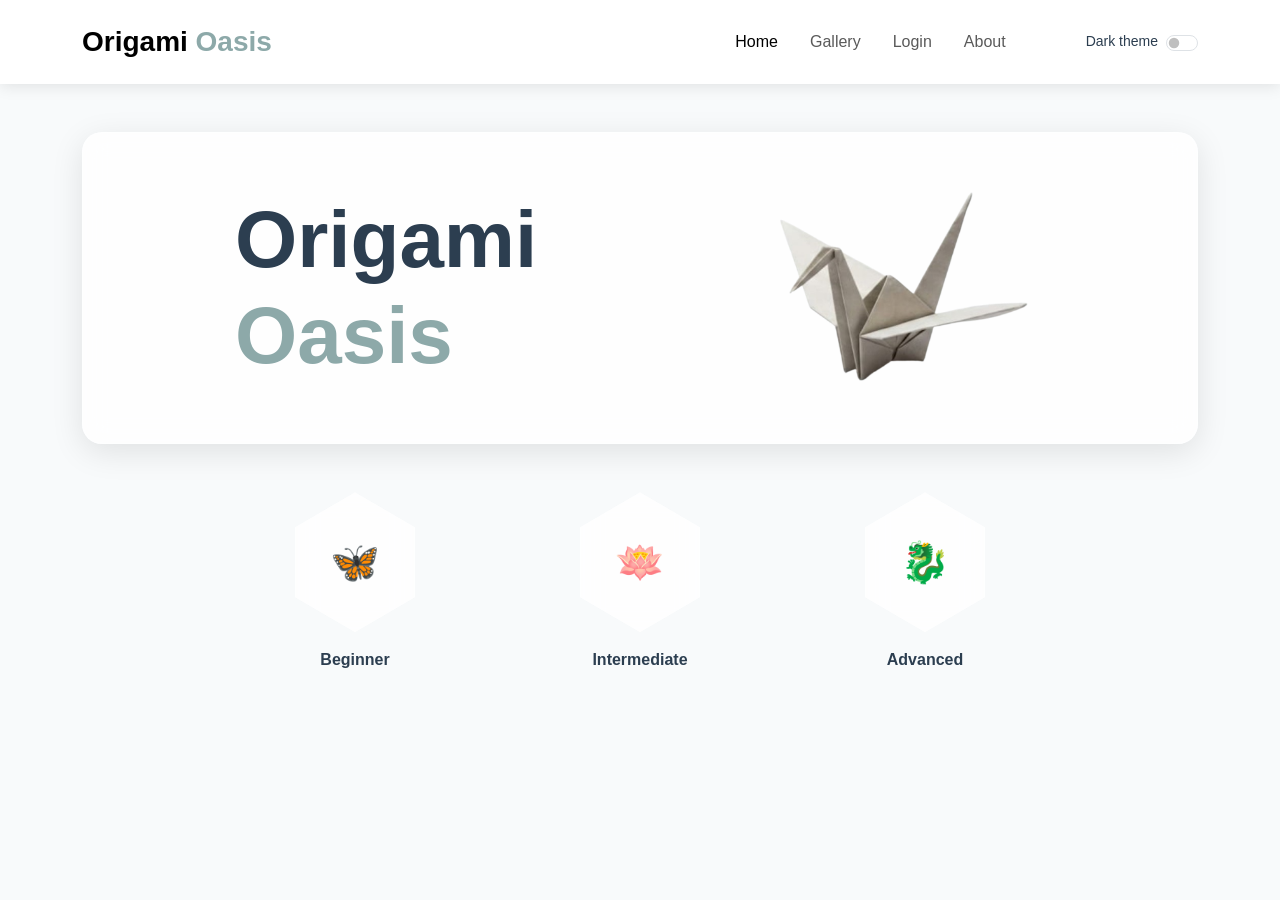
<file: Index.html>
<!DOCTYPE html>
<html lang="en">
<head>
    <meta charset="UTF-8">
    <meta name="viewport" content="width=device-width, initial-scale=1.0">
    <title>Origami Oasis | Home</title>
    <link href="https://cdn.jsdelivr.net/npm/bootstrap@5.3.2/dist/css/bootstrap.min.css" rel="stylesheet">
    <link rel="stylesheet" href="https://cdnjs.cloudflare.com/ajax/libs/font-awesome/6.0.0/css/all.min.css">
    <link rel="stylesheet" href="style.css">
</head>
<body class="transition">

    <nav class="navbar navbar-expand-lg navbar-custom py-3">
        <div class="container">
            <a class="navbar-brand fw-bold fs-3" href="origami.html">
                Origami <span style="color: var(--accent-teal);">Oasis</span>
            </a>
            
            <button class="navbar-toggler" type="button" data-bs-toggle="collapse" data-bs-target="#navbarNav">
                <span class="navbar-toggler-icon"></span>
            </button>

            <div class="collapse navbar-collapse" id="navbarNav">
                <ul class="navbar-nav ms-auto align-items-center">
                    <li class="nav-item"><a class="nav-link px-3 active" href="origami.html">Home</a></li>
                    <li class="nav-item"><a class="nav-link px-3" href="galllery.html">Gallery</a></li>
                    <li class="nav-item"><a class="nav-link px-3" href="login.html">Login</a></li>
                    <li class="nav-item"><a class="nav-link px-3" href="about.html">About</a></li>
                    
                    <li class="nav-item ms-lg-4">
                        <div class="form-check form-switch d-flex align-items-center">
                            <label class="form-check-label me-5 small" for="darkModeSwitch">Dark theme</label>
                            <input class="form-check-input custom-toggler" type="checkbox" id="darkModeSwitch">
                        </div>
                    </li>
                </ul>
            </div>
        </div>
    </nav>

    <header class="container my-5">
        <div class="home-hero-card glass-effect d-flex align-items-center justify-content-around flex-wrap p-5">
            <div class="hero-text">
                <h1 class="display-1 fw-bold m-0">Origami</h1>
                <h1 class="display-1 fw-bold m-0" style="color: var(--accent-teal);">Oasis</h1>
            </div>
            <div class="hero-image mt-4 mt-lg-0">
                <img src="download.png" alt="Origami Crane" class="img-fluid" style="max-width: 300px;">
            </div>
        </div>
    </header>

    <section class="container mb-5">
        <div class="row justify-content-center g-4 text-center">
            
            <div class="col-6 col-md-3">
                <a href="beginner.html" class="home-hexagon-link text-decoration-none text-reset">
                    <div class="home-hexagon glass-effect mx-auto d-flex align-items-center justify-content-center mb-3">
                        <span class="fs-1">🦋</span>
                    </div>
                    <p class="fw-bold">Beginner</p>
                </a>
            </div>

            <div class="col-6 col-md-3">
                <a href="inter.html" class="home-hexagon-link text-decoration-none text-reset">
                    <div class="home-hexagon glass-effect mx-auto d-flex align-items-center justify-content-center mb-3">
                        <span class="fs-1">🪷</span>
                    </div>
                    <p class="fw-bold">Intermediate</p>
                </a>
            </div>

            <div class="col-6 col-md-3">
                <a href="adv.html" class="home-hexagon-link text-decoration-none text-reset">
                    <div class="home-hexagon glass-effect mx-auto d-flex align-items-center justify-content-center mb-3">
                        <span class="fs-1">🐉</span>
                    </div>
                    <p class="fw-bold">Advanced</p>
                </a>
            </div>

        </div>
    </section>
    <script src="https://cdn.jsdelivr.net/npm/bootstrap@5.3.2/dist/js/bootstrap.bundle.min.js"></script>

    <script>
        const toggleSwitch = document.querySelector('#darkModeSwitch');
        const body = document.body;

        if (localStorage.getItem('theme') === 'dark') {
            body.classList.add('dark-theme');
            toggleSwitch.checked = true;
        }

        toggleSwitch.addEventListener('change', () => {
            if (toggleSwitch.checked) {
                body.classList.add('dark-theme');
                localStorage.setItem('theme', 'dark');
            } else {
                body.classList.remove('dark-theme');
                localStorage.setItem('theme', 'light');
            }
        });
    </script>
</body>
</html>
</file>
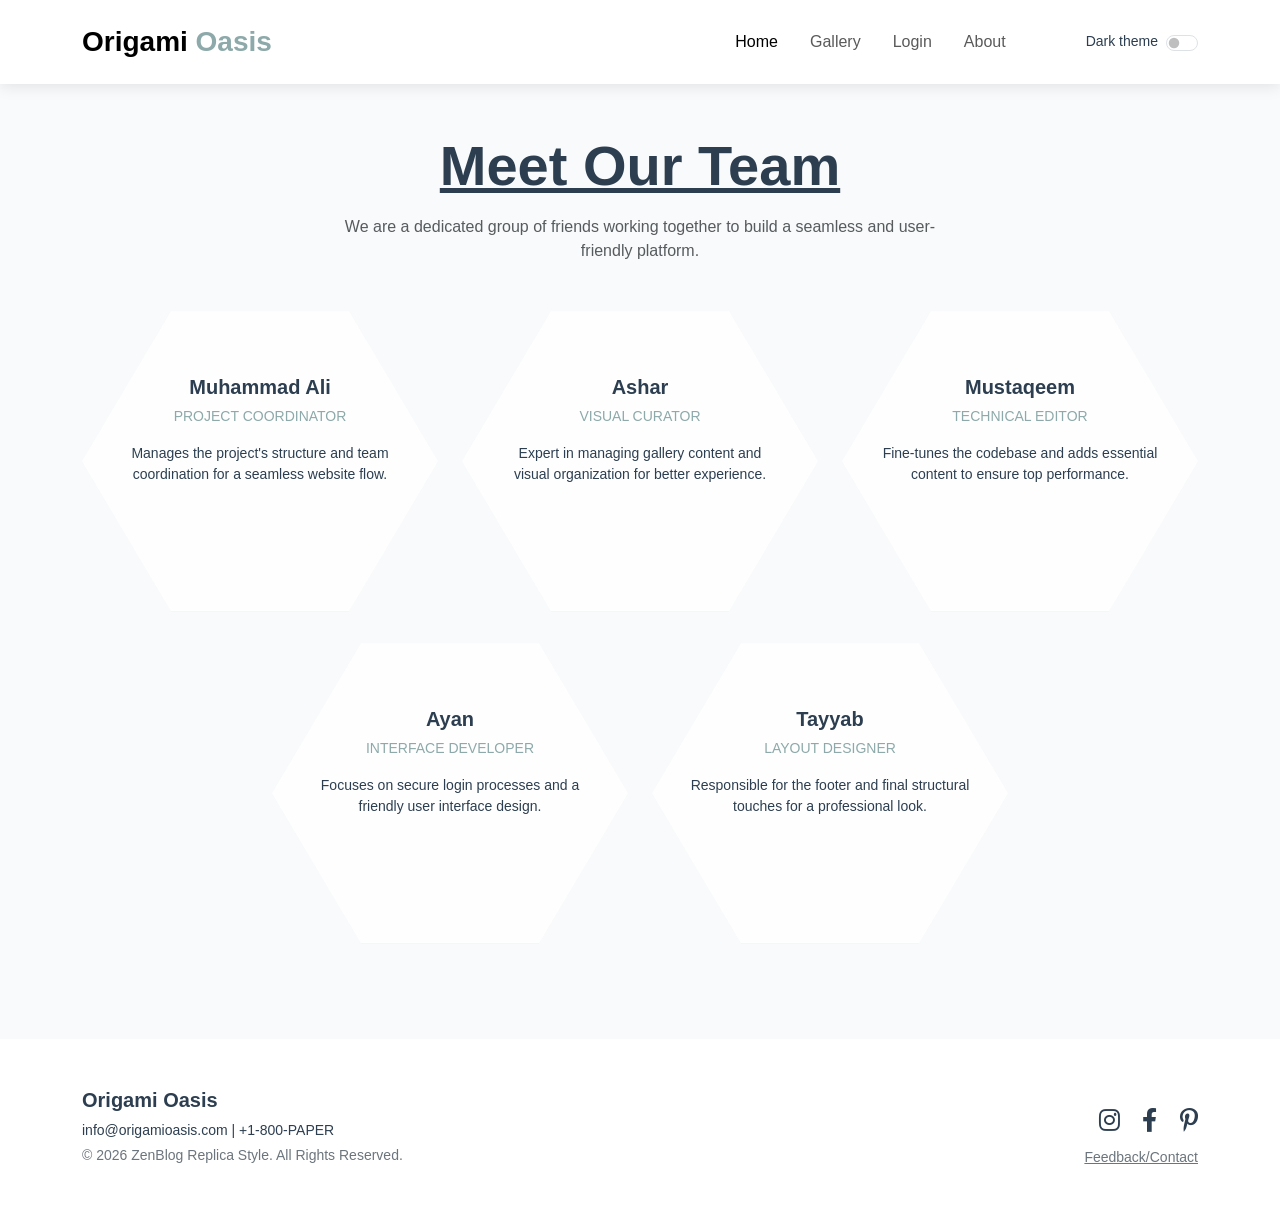
<file: about.html>
<!DOCTYPE html>
<html lang="en">
<head>
    <meta charset="UTF-8">
    <meta name="viewport" content="width=device-width, initial-scale=1.0">
    <title>About Us | Origami Oasis</title>
    <link href="https://cdn.jsdelivr.net/npm/bootstrap@5.3.2/dist/css/bootstrap.min.css" rel="stylesheet">
    <link rel="stylesheet" href="https://cdnjs.cloudflare.com/ajax/libs/font-awesome/6.0.0/css/all.min.css">
    <link rel="stylesheet" href="style.css">
</head>
<body class="transition">

   
    <nav class="navbar navbar-expand-lg navbar-custom py-3">
        <div class="container">
            <a class="navbar-brand fw-bold fs-3" href="origami.html">
                Origami <span style="color: var(--accent-teal);">Oasis</span>
            </a>
            
            <button class="navbar-toggler" type="button" data-bs-toggle="collapse" data-bs-target="#navbarNav">
                <span class="navbar-toggler-icon"></span>
            </button>

            <div class="collapse navbar-collapse" id="navbarNav">
                <ul class="navbar-nav ms-auto align-items-center">
                    <li class="nav-item"><a class="nav-link px-3 active" href="origami.html">Home</a></li>
                    <li class="nav-item"><a class="nav-link px-3" href="galllery.html">Gallery</a></li>
                    <li class="nav-item"><a class="nav-link px-3" href="login.html">Login</a></li>
                    <li class="nav-item"><a class="nav-link px-3" href="about.html">About</a></li>
                    
                    <li class="nav-item ms-lg-4">
                        <div class="form-check form-switch d-flex align-items-center">
                            <label class="form-check-label me-5 small" for="darkModeSwitch">Dark theme</label>
                            <input class="form-check-input custom-toggler" type="checkbox" id="darkModeSwitch">
                        </div>
                    </li>
                </ul>
            </div>
        </div>
    </nav>

    <div class="container py-5">
        <div class="text-center mb-5 about-header">
            <h1 class="about-section-title display-4">Meet Our Team</h1>
            <p class="text-muted mx-auto mt-3" style="max-width: 600px;">
                We are a dedicated group of friends working together to build a seamless and user-friendly platform.
            </p>
        </div>

        <div class="row justify-content-center g-4">
            <div class="col-md-4 col-sm-6">
                <div class="about-team-container">
                    <div class="about-hexagon-card glass-effect text-center">
                        <div class="fw-bold fs-5">Muhammad Ali</div>
                        <div class="small text-uppercase tracking-wider mt-1" style="color: var(--accent-teal);">Project Coordinator</div>
                        <p class="small mt-3 px-3">Manages the project's structure and team coordination for a seamless website flow.</p>
                    </div>
                </div>
            </div>

            <div class="col-md-4 col-sm-6">
                <div class="about-team-container">
                    <div class="about-hexagon-card glass-effect text-center">
                        <div class="fw-bold fs-5">Ashar</div>
                        <div class="small text-uppercase tracking-wider mt-1" style="color: var(--accent-teal);">Visual Curator</div>
                        <p class="small mt-3 px-3">Expert in managing gallery content and visual organization for better experience.</p>
                    </div>
                </div>
            </div>

            <div class="col-md-4 col-sm-6">
                <div class="about-team-container">
                    <div class="about-hexagon-card glass-effect text-center">
                        <div class="fw-bold fs-5">Mustaqeem</div>
                        <div class="small text-uppercase tracking-wider mt-1" style="color: var(--accent-teal);">Technical Editor</div>
                        <p class="small mt-3 px-3">Fine-tunes the codebase and adds essential content to ensure top performance.</p>
                    </div>
                </div>
            </div>
        </div>

        <div class="row justify-content-center g-4 mt-2">
            <div class="col-md-4 col-sm-6">
                <div class="about-team-container">
                    <div class="about-hexagon-card glass-effect text-center">
                        <div class="fw-bold fs-5">Ayan</div>
                        <div class="small text-uppercase tracking-wider mt-1" style="color: var(--accent-teal);">Interface Developer</div>
                        <p class="small mt-3 px-3">Focuses on secure login processes and a friendly user interface design.</p>
                    </div>
                </div>
            </div>

            <div class="col-md-4 col-sm-6">
                <div class="about-team-container">
                    <div class="about-hexagon-card glass-effect text-center">
                        <div class="fw-bold fs-5">Tayyab</div>
                        <div class="small text-uppercase tracking-wider mt-1" style="color: var(--accent-teal);">Layout Designer</div>
                        <p class="small mt-3 px-3">Responsible for the footer and final structural touches for a professional look.</p>
                    </div>
                </div>
            </div>
        </div>
    </div>

    <footer class="footer-custom py-5 mt-5">
        <div class="container">
            <div class="row align-items-center text-center text-md-start">
                <div class="col-md-6 mb-4 mb-md-0">
                    <h5 class="fw-bold">Origami Oasis</h5>
                    <p class="small mb-1">info@origamioasis.com | +1-800-PAPER</p>
                    <p class="small text-secondary">&copy; 2026 ZenBlog Replica Style. All Rights Reserved.</p>
                </div>
                <div class="col-md-6 text-md-end">
                    <div class="social-links fs-4">
                        <a href="#" class="me-3 text-reset"><i class="fab fa-instagram"></i></a>
                        <a href="#" class="me-3 text-reset"><i class="fab fa-facebook-f"></i></a>
                        <a href="#" class="text-reset"><i class="fab fa-pinterest-p"></i></a>
                    </div>
                    <a href="#" class="small text-decoration-underline text-secondary d-block mt-2">Feedback/Contact</a>
                </div>
            </div>
        </div>
    </footer>

    <script src="https://cdn.jsdelivr.net/npm/bootstrap@5.3.2/dist/js/bootstrap.bundle.min.js"></script>
    <script>
        const toggleSwitch = document.querySelector('#darkModeSwitch');
        const body = document.body;

        if (localStorage.getItem('theme') === 'dark') {
            body.classList.add('dark-theme');
            toggleSwitch.checked = true;
        }

        toggleSwitch.addEventListener('change', () => {
            if (toggleSwitch.checked) {
                body.classList.add('dark-theme');
                localStorage.setItem('theme', 'dark');
            } else {
                body.classList.remove('dark-theme');
                localStorage.setItem('theme', 'light');
            }
        });
    </script>
</body>
</html>
</file>
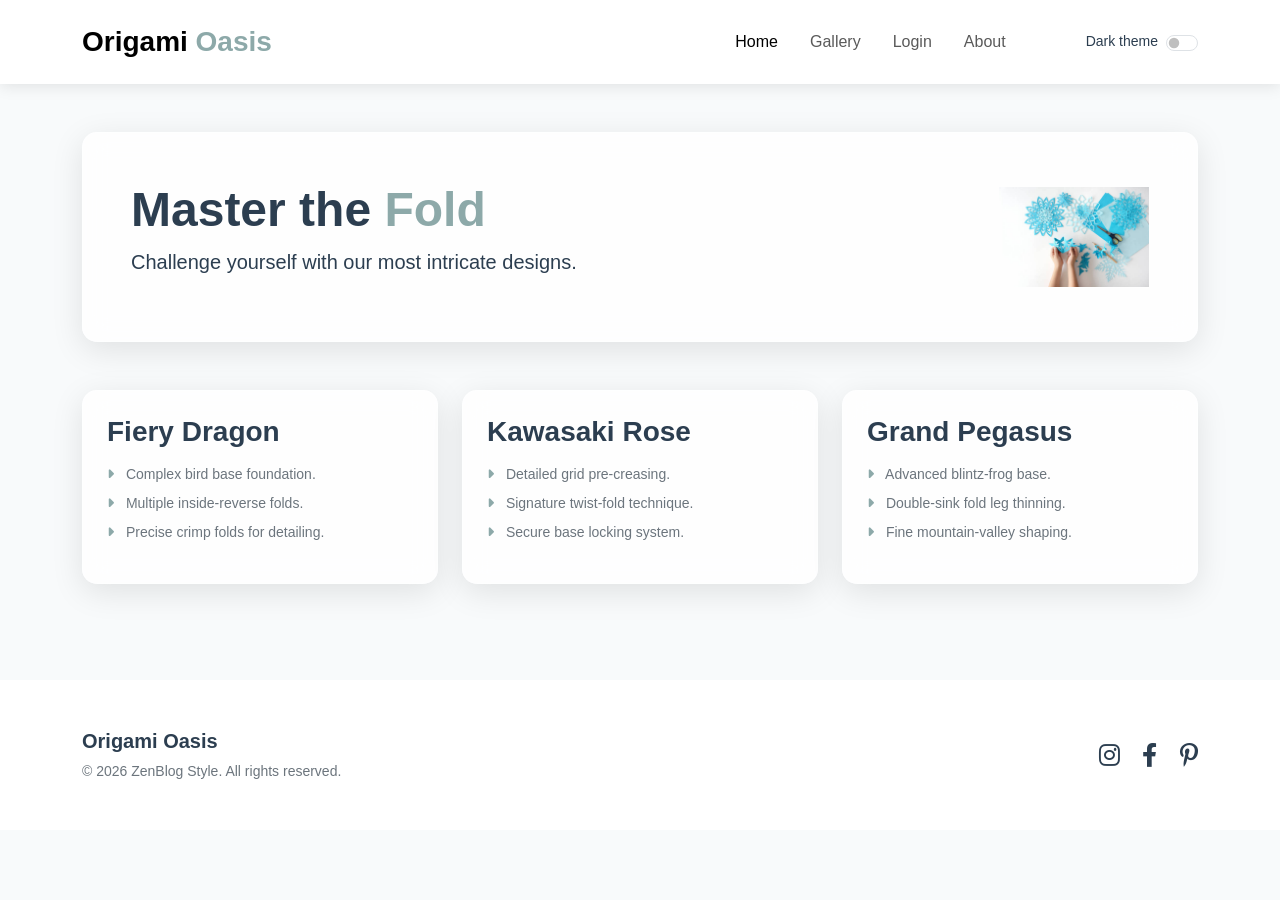
<file: adv.html>
<!DOCTYPE html>
<html lang="en">
<head>
    <meta charset="UTF-8">
    <meta name="viewport" content="width=device-width, initial-scale=1.0">
    <title>Advanced Instructions | Origami Oasis</title>
    <link href="https://cdn.jsdelivr.net/npm/bootstrap@5.3.2/dist/css/bootstrap.min.css" rel="stylesheet">
    <link rel="stylesheet" href="https://cdnjs.cloudflare.com/ajax/libs/font-awesome/6.0.0/css/all.min.css">
    <link rel="stylesheet" href="style.css">
</head>
<body class="transition">

    
    
    <nav class="navbar navbar-expand-lg navbar-custom py-3">
        <div class="container">
            <a class="navbar-brand fw-bold fs-3" href="origami.html">
                Origami <span style="color: var(--accent-teal);">Oasis</span>
            </a>
            
            <button class="navbar-toggler" type="button" data-bs-toggle="collapse" data-bs-target="#navbarNav">
                <span class="navbar-toggler-icon"></span>
            </button>

            <div class="collapse navbar-collapse" id="navbarNav">
                <ul class="navbar-nav ms-auto align-items-center">
                    <li class="nav-item"><a class="nav-link px-3 active" href="origami.html">Home</a></li>
                    <li class="nav-item"><a class="nav-link px-3" href="galllery.html">Gallery</a></li>
                    <li class="nav-item"><a class="nav-link px-3" href="login.html">Login</a></li>
                    <li class="nav-item"><a class="nav-link px-3" href="about.html">About</a></li>
                    
                    <li class="nav-item ms-lg-4">
                        <div class="form-check form-switch d-flex align-items-center">
                            <label class="form-check-label me-5 small" for="darkModeSwitch">Dark theme</label>
                            <input class="form-check-input custom-toggler" type="checkbox" id="darkModeSwitch">
                        </div>
                    </li>
                </ul>
            </div>
        </div>
    </nav>
<div class="container py-5">
        <div class="adv-hero-card glass-effect p-5 mb-5 d-flex align-items-center justify-content-between flex-wrap">
            <div class="adv-hero-text">
                <h1 class="display-3 fw-bold m-0">Master the <span style="color: var(--accent-teal);">Fold</span></h1>
                <p class="lead mt-2">Challenge yourself with our most intricate designs.</p>
            </div>
            <div class="adv-hero-img mt-3 mt-lg-0">
                <img src="k.jpg" alt="Butterfly" class="img-fluid" style="max-width: 150px;">
            </div>
        </div>

        <div class="row g-4">
            <div class="col-md-4">
                <div class="adv-project-card glass-effect h-100 p-4">
                    <h3 class="fw-bold mb-3">Fiery Dragon</h3>
                    <ul class="small text-secondary list-unstyled">
                        <li class="mb-2"><i class="fas fa-caret-right me-2" style="color: var(--accent-teal);"></i> Complex bird base foundation.</li>
                        <li class="mb-2"><i class="fas fa-caret-right me-2" style="color: var(--accent-teal);"></i> Multiple inside-reverse folds.</li>
                        <li><i class="fas fa-caret-right me-2" style="color: var(--accent-teal);"></i> Precise crimp folds for detailing.</li>
                    </ul>
                </div>
            </div>

            <div class="col-md-4">
                <div class="adv-project-card glass-effect h-100 p-4">
                    <h3 class="fw-bold mb-3">Kawasaki Rose</h3>
                    <ul class="small text-secondary list-unstyled">
                        <li class="mb-2"><i class="fas fa-caret-right me-2" style="color: var(--accent-teal);"></i> Detailed grid pre-creasing.</li>
                        <li class="mb-2"><i class="fas fa-caret-right me-2" style="color: var(--accent-teal);"></i> Signature twist-fold technique.</li>
                        <li><i class="fas fa-caret-right me-2" style="color: var(--accent-teal);"></i> Secure base locking system.</li>
                    </ul>
                </div>
            </div>

            <div class="col-md-4">
                <div class="adv-project-card glass-effect h-100 p-4">
                    <h3 class="fw-bold mb-3">Grand Pegasus</h3>
                    <ul class="small text-secondary list-unstyled">
                        <li class="mb-2"><i class="fas fa-caret-right me-2" style="color: var(--accent-teal);"></i> Advanced blintz-frog base.</li>
                        <li class="mb-2"><i class="fas fa-caret-right me-2" style="color: var(--accent-teal);"></i> Double-sink fold leg thinning.</li>
                        <li><i class="fas fa-caret-right me-2" style="color: var(--accent-teal);"></i> Fine mountain-valley shaping.</li>
                    </ul>
                </div>
            </div>
        </div>
    </div>

    <footer class="footer-custom py-5 mt-5">
        <div class="container text-center text-md-start">
            <div class="row align-items-center">
                <div class="col-md-6 mb-3 mb-md-0">
                    <h5 class="fw-bold">Origami Oasis</h5>
                    <p class="small text-secondary mb-0">&copy; 2026 ZenBlog Style. All rights reserved.</p>
                </div>
                <div class="col-md-6 text-md-end">
                    <div class="social-links fs-4">
                        <a href="#" class="me-3 text-reset"><i class="fab fa-instagram"></i></a>
                        <a href="#" class="me-3 text-reset"><i class="fab fa-facebook-f"></i></a>
                        <a href="#" class="text-reset"><i class="fab fa-pinterest-p"></i></a>
                    </div>
                </div>
            </div>
        </div>
    </footer>

    <script src="https://cdn.jsdelivr.net/npm/bootstrap@5.3.2/dist/js/bootstrap.bundle.min.js"></script>
    <script>
        const toggleSwitch = document.querySelector('#darkModeSwitch');
        const body = document.body;

        if (localStorage.getItem('theme') === 'dark') {
            body.classList.add('dark-theme');
            toggleSwitch.checked = true;
        }

        toggleSwitch.addEventListener('change', () => {
            if (toggleSwitch.checked) {
                body.classList.add('dark-theme');
                localStorage.setItem('theme', 'dark');
            } else {
                body.classList.remove('dark-theme');
                localStorage.setItem('theme', 'light');
            }
        });
    </script>
</body>
</html>
</file>
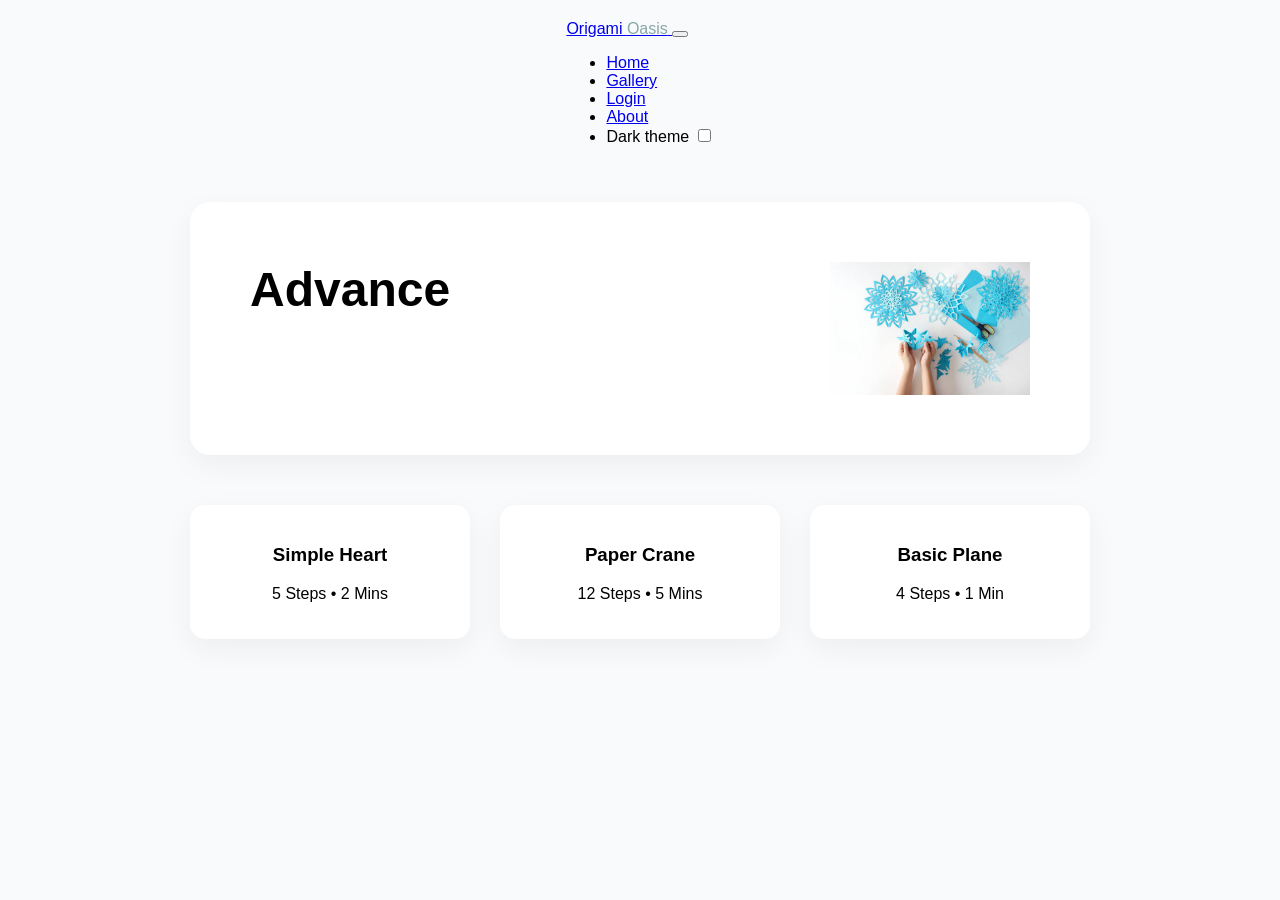
<file: advance.html>
<!DOCTYPE html>
<html>

<head>
<title>docs</title>

<style>
:root {
    --bg-color: #f8fafc;
    --text-dark: #2d3436;
    --accent-teal: #87a7a7;
    --card-bg: #ffffff;
    --shadow: 0 10px 30px rgba(0,0,0,0.05);
}

body{
    font-family:'Segoe UI',Tahoma,Geneva,Verdana,sans-serif;
    background-color:var(--bg-color);
    margin:0;
    padding:20px;
}

nav{
    display:flex;
    justify-content:space-between;
    align-items:center;
    max-width:1000px;
    margin:0 auto 40px;
}

.logo{
    font-weight:bold;
    font-size:1.5rem;
}

.logo span{
    color:var(--accent-teal);
}

.nav-links a{
    margin-left:20px;
    text-decoration:none;
    color:#636e72;
}

.container{
    max-width:900px;
    margin:auto;
}

.hero-card{
    background:white;
    border-radius:20px;
    padding:60px;
    box-shadow:var(--shadow);
    display:flex;
    justify-content:space-between;
    margin-bottom:50px;
}

.hero-text h1{
    font-size:3rem;
    margin:0;
}

.hero-text p{
    color:var(--accent-teal);
    font-size:2.5rem;
    margin:0;
}

.grid{
    display:grid;
    grid-template-columns:repeat(auto-fit,minmax(250px,1fr));
    gap:30px;
}

.project-card{
    background:white;
    padding:20px;
    border-radius:15px;
    text-align:center;
    box-shadow:var(--shadow);
    cursor:pointer;
}

.project-card:hover{
    transform:translateY(-5px);
}

/* Image popup */

.popup{
    display:none;
    position:fixed;
    top:0;
    left:0;
    width:100%;
    height:100%;
    background:rgba(0,0,0,0.7);
   gap: 22px;
    align-items:center;
}

.popup img{
    width:462px;
    height: 200px;
    border-radius:10px;
}
#box1{
            margin-top: 30px;
        }
</style>
</head>

<body>

    <nav class="navbar navbar-expand-lg navbar-custom py-3">
        <div class="container">
            <a class="navbar-brand fw-bold fs-3" href="origami.html">
                Origami <span style="color: var(--accent-teal);">Oasis</span>
            </a>
            
            <button class="navbar-toggler" type="button" data-bs-toggle="collapse" data-bs-target="#navbarNav">
                <span class="navbar-toggler-icon"></span>
            </button>

            <div class="collapse navbar-collapse" id="navbarNav">
                <ul class="navbar-nav ms-auto align-items-center">
                    <li class="nav-item"><a class="nav-link px-3 active" href="origami.html">Home</a></li>
                    <li class="nav-item"><a class="nav-link px-3" href="galllery.html">Gallery</a></li>
                    <li class="nav-item"><a class="nav-link px-3" href="login.html">Login</a></li>
                    <li class="nav-item"><a class="nav-link px-3" href="about.html">About</a></li>
                    
                    <li class="nav-item ms-lg-4">
                        <div class="form-check form-switch d-flex align-items-center">
                            <label class="form-check-label me-5 small" for="darkModeSwitch">Dark theme</label>
                            <input class="form-check-input custom-toggler" type="checkbox" id="darkModeSwitch">
                        </div>
                    </li>
                </ul>
            </div>
        </div>
    </nav>
<div class="container">

<div class="hero-card">
<div class="hero-text">
<h1>Advance</h1>
</div>
<img src="k.jpg" width="200">
</div>

<div class="grid">

<div class="project-card" onclick="showImage('e.avif')">
<h3>Simple Heart</h3>
<p>5 Steps • 2 Mins</p>
</div>

<div class="project-card" onclick="showImage('f.avif')">
<h3>Paper Crane</h3>
<p>12 Steps • 5 Mins</p>
</div>

<div class="project-card" onclick="showImage('j.jpg')">
<h3>Basic Plane</h3>
<p>4 Steps • 1 Min</p>
</div>

</div>
</div>

<!-- Popup Image -->

<div class="popup" id="popup" onclick="closeImage()">
 <span>
            <div><img id="popup-img"></div>

            <div id="box1"><img src="k.jpg" alt=""></div>
        </span>
        <span>
            <div><img src="c.avif" alt=""></div>
            <div id="box1"><img src="f.webp" alt=""></div>
        </span>
        <span>
            <div><img src="d.avif" alt=""></div>
            <div id="box1"><img src="i.jpg" alt=""></div>
        </span>
</div>

<script>

function showImage(img){
document.getElementById("popup").style.display="flex";
document.getElementById("popup-img").src=img;
}

function closeImage(){
document.getElementById("popup").style.display="none";
}

</script>

</body>
</html>
</file>
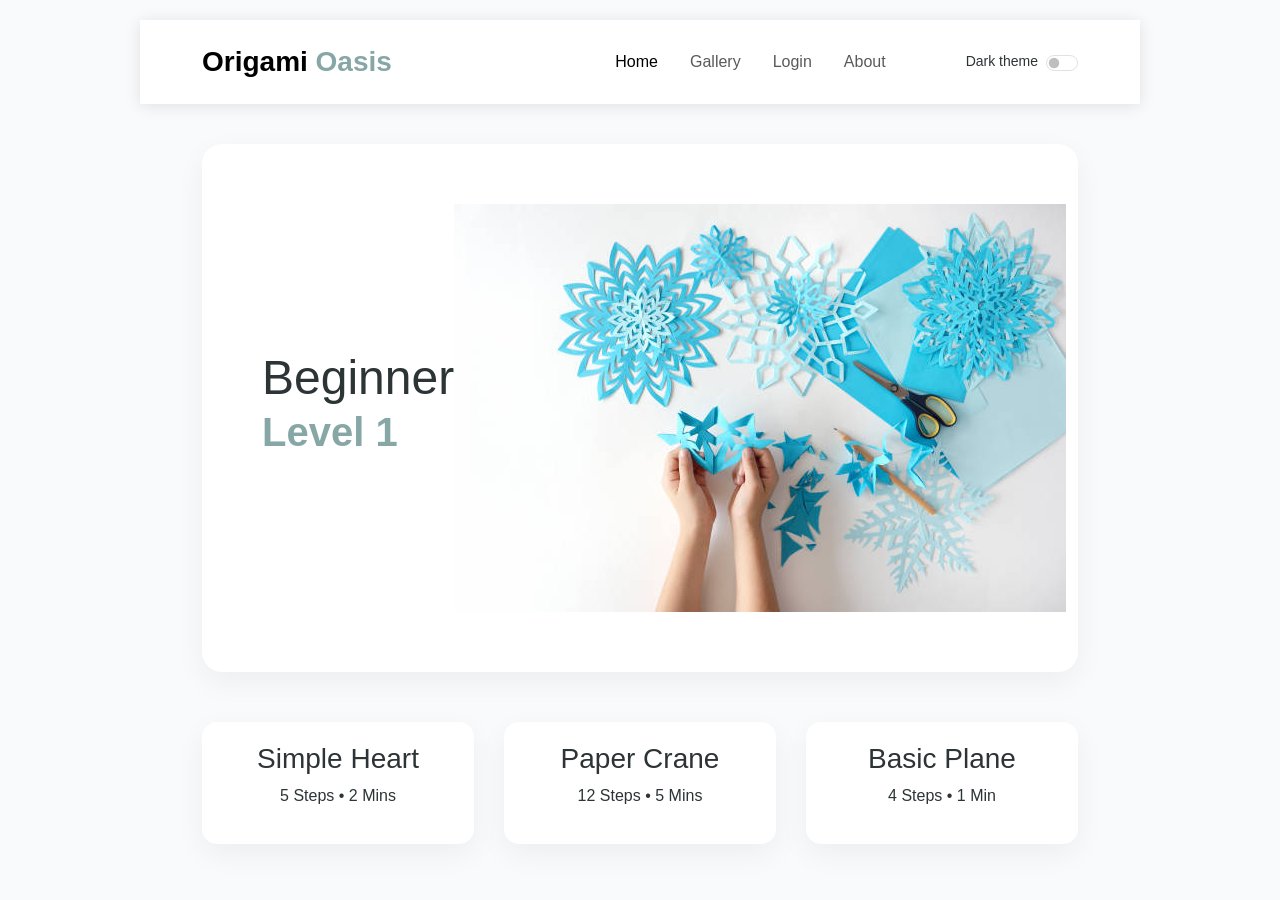
<file: beginer.html>
<!DOCTYPE html>
<html>

<head>
    <title>docs</title>
    
    <link href="https://cdn.jsdelivr.net/npm/bootstrap@5.3.2/dist/css/bootstrap.min.css" rel="stylesheet">
    <link rel="stylesheet" href="https://cdnjs.cloudflare.com/ajax/libs/font-awesome/6.0.0/css/all.min.css">
    <link rel="stylesheet" href="style.css">
    <style>
        :root {
            --bg-color: #f8fafc;
            --text-dark: #2d3436;
            --accent-teal: #87a7a7;
            --card-bg: #ffffff;
            --shadow: 0 10px 30px rgba(0, 0, 0, 0.05);
        }

        body {
            font-family: 'Segoe UI', Tahoma, Geneva, Verdana, sans-serif;
            background-color: var(--bg-color);
            color: var(--text-dark);
            margin: 0;
            padding: 20px;
        }

        nav {
            display: flex;
            justify-content: space-between;
            align-items: center;
            max-width: 1000px;
            margin: 0 auto 40px;
        }

        .logo {
            font-weight: bold;
            font-size: 1.5rem;
        }

        .logo span {
            color: var(--accent-teal);
        }

        .nav-links a {
            margin-left: 20px;
            text-decoration: none;
            color: #636e72;
            font-size: 0.9rem;
        }

        .container {
            max-width: 900px;
            margin: 0 auto;
        }

        .hero-card {
            background: var(--card-bg);
            border-radius: 20px;
            padding: 60px;
            box-shadow: var(--shadow);
            display: flex;
            align-items: center;
            justify-content: space-between;
            margin-bottom: 50px;
        }

        .hero-text h1 {
            font-size: 3rem;
            margin: 0;
            line-height: 1;
        }

        .hero-text p {
            color: var(--accent-teal);
            font-size: 2.5rem;
            margin: 0;
            font-weight: bold;
        }

        .grid {
            display: grid;
            grid-template-columns: repeat(auto-fit, minmax(250px, 1fr));
            gap: 30px;
        }

        .project-card {
            background: white;
            padding: 20px;
            border-radius: 15px;
            text-align: center;
            box-shadow: var(--shadow);
            transition: transform 0.3s ease;
        }

        .project-card:hover {
            transform: translateY(-5px);
        }

        .project-card img {
            width: 100%;
            border-radius: 10px;
        }
    </style>
</head>

   
    <nav class="navbar navbar-expand-lg navbar-custom py-3">
        <div class="container">
            <a class="navbar-brand fw-bold fs-3" href="origami.html">
                Origami <span style="color: var(--accent-teal);">Oasis</span>
            </a>
            
            <button class="navbar-toggler" type="button" data-bs-toggle="collapse" data-bs-target="#navbarNav">
                <span class="navbar-toggler-icon"></span>
            </button>

            <div class="collapse navbar-collapse" id="navbarNav">
                <ul class="navbar-nav ms-auto align-items-center">
                    <li class="nav-item"><a class="nav-link px-3 active" href="origami.html">Home</a></li>
                    <li class="nav-item"><a class="nav-link px-3" href="galllery.html">Gallery</a></li>
                    <li class="nav-item"><a class="nav-link px-3" href="login.html">Login</a></li>
                    <li class="nav-item"><a class="nav-link px-3" href="about.html">About</a></li>
                    
                    <li class="nav-item ms-lg-4">
                        <div class="form-check form-switch d-flex align-items-center">
                            <label class="form-check-label me-5 small" for="darkModeSwitch">Dark theme</label>
                            <input class="form-check-input custom-toggler" type="checkbox" id="darkModeSwitch">
                        </div>
                    </li>
                </ul>
            </div>
        </div>
    </nav>

<div class="container">
    <div class="hero-card">
        <div class="hero-text">
            <h1>Beginner</h1>
            <p>Level 1</p>
        </div>
       <img src="k.jpg" alt="">
    </div>

    <div class="grid">
        <div class="project-card">
            <h3>Simple Heart</h3>
            <p>5 Steps • 2 Mins</p>
        </div>
        <div class="project-card">
            <h3>Paper Crane</h3>
            <p>12 Steps • 5 Mins</p>
        </div>
        <div class="project-card">
            <h3>Basic Plane</h3>
            <p>4 Steps • 1 Min</p>
        </div>
    </div>
</div>
</file>
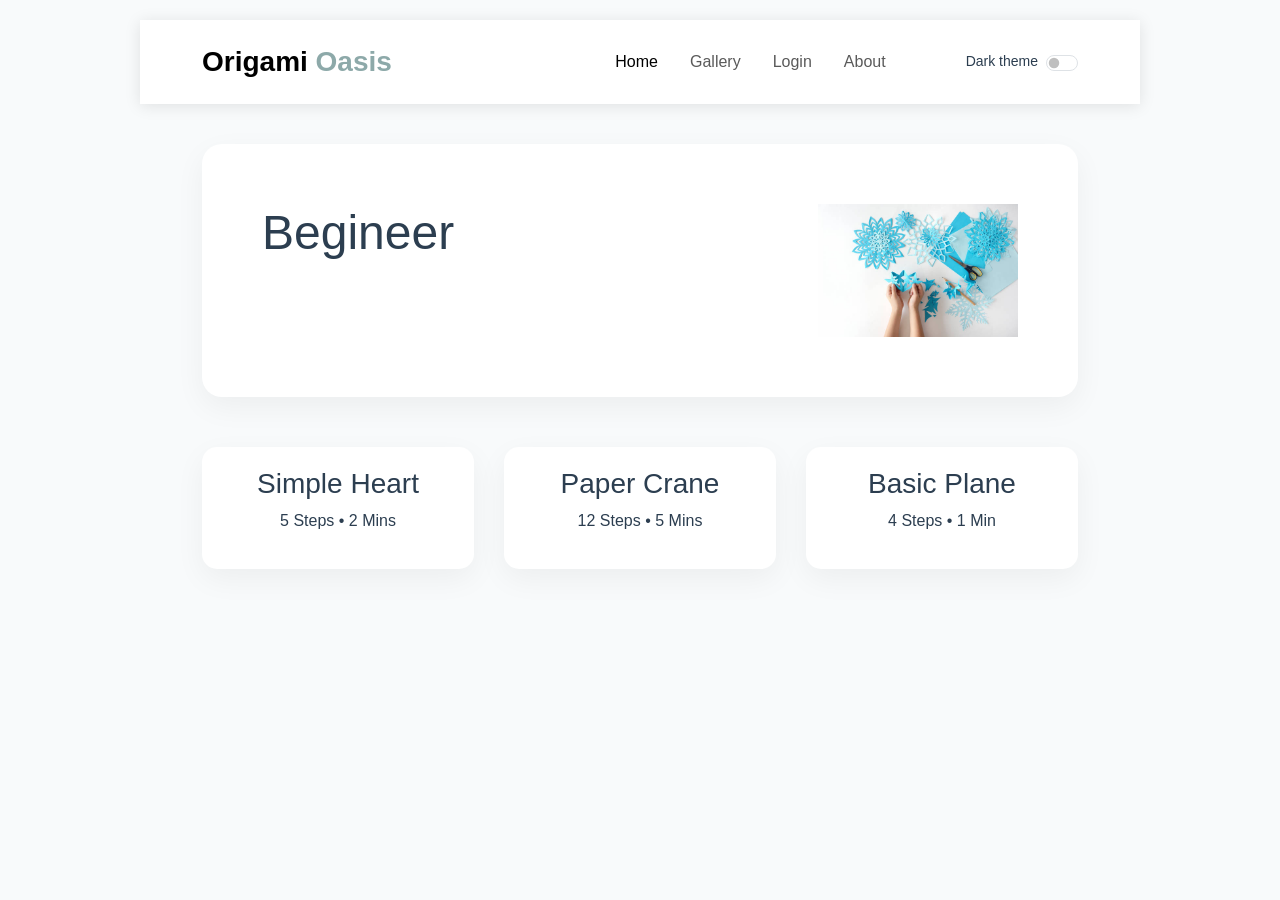
<file: beginner.html>
<!DOCTYPE html>
<html>

<head>
<title>docs</title>

    <link href="https://cdn.jsdelivr.net/npm/bootstrap@5.3.2/dist/css/bootstrap.min.css" rel="stylesheet">
    <link rel="stylesheet" href="https://cdnjs.cloudflare.com/ajax/libs/font-awesome/6.0.0/css/all.min.css">
<style>
:root {
    --bg-color: #f8fafc;
    --text-dark: #2d3436;
    --accent-teal: #87a7a7;
    --card-bg: #ffffff;
    --shadow: 0 10px 30px rgba(0,0,0,0.05);
}

body{
    font-family:'Segoe UI',Tahoma,Geneva,Verdana,sans-serif;
    background-color:var(--bg-color);
    margin:0;
    padding:20px;
}

nav{
    display:flex;
    justify-content:space-between;
    align-items:center;
    max-width:1000px;
    margin:0 auto 40px;
}

.logo{
    font-weight:bold;
    font-size:1.5rem;
}

.logo span{
    color:var(--accent-teal);
}

.nav-links a{
    margin-left:20px;
    text-decoration:none;
    color:#636e72;
}

.container{
    max-width:900px;
    margin:auto;
}

.hero-card{
    background:white;
    border-radius:20px;
    padding:60px;
    box-shadow:var(--shadow);
    display:flex;
    justify-content:space-between;
    margin-bottom:50px;
}

.hero-text h1{
    font-size:3rem;
    margin:0;
}

.hero-text p{
    color:var(--accent-teal);
    font-size:2.5rem;
    margin:0;
}

.grid{
    display:grid;
    grid-template-columns:repeat(auto-fit,minmax(250px,1fr));
    gap:30px;
}

.project-card{
    background:white;
    padding:20px;
    border-radius:15px;
    text-align:center;
    box-shadow:var(--shadow);
    cursor:pointer;
}

.project-card:hover{
    transform:translateY(-5px);
}


.popup{
    display:none;
    position:fixed;
    top:0;
    left:0;
    width:100%;
    height:100%;
    background:rgba(0,0,0,0.7);
   gap: 22px;
    align-items:center;
}

.popup img{
    width:462px;
    height: 200px;
    border-radius:10px;
}
#box1{
            margin-top: 30px;
        }
</style>
    <link rel="stylesheet" href="style.css">
</head>

<body>


    <nav class="navbar navbar-expand-lg navbar-custom py-3">
        <div class="container">
            <a class="navbar-brand fw-bold fs-3" href="origami.html">
                Origami <span style="color: var(--accent-teal);">Oasis</span>
            </a>
            
            <button class="navbar-toggler" type="button" data-bs-toggle="collapse" data-bs-target="#navbarNav">
                <span class="navbar-toggler-icon"></span>
            </button>

            <div class="collapse navbar-collapse" id="navbarNav">
                <ul class="navbar-nav ms-auto align-items-center">
                    <li class="nav-item"><a class="nav-link px-3 active" href="origami.html">Home</a></li>
                    <li class="nav-item"><a class="nav-link px-3" href="galllery.html">Gallery</a></li>
                    <li class="nav-item"><a class="nav-link px-3" href="login.html">Login</a></li>
                    <li class="nav-item"><a class="nav-link px-3" href="about.html">About</a></li>
                    
                    <li class="nav-item ms-lg-4">
                        <div class="form-check form-switch d-flex align-items-center">
                            <label class="form-check-label me-5 small" for="darkModeSwitch">Dark theme</label>
                            <input class="form-check-input custom-toggler" type="checkbox" id="darkModeSwitch">
                        </div>
                    </li>
                </ul>
            </div>
        </div>
    </nav>

<div class="container">

<div class="hero-card">
<div class="hero-text">
<h1>Begineer</h1>
</div>
<img src="k.jpg" width="200">
</div>

<div class="grid">

<div class="project-card" onclick="showImage('e.avif')">
<h3>Simple Heart</h3>
<p>5 Steps • 2 Mins</p>
</div>

<div class="project-card" onclick="showImage('f.avif')">
<h3>Paper Crane</h3>
<p>12 Steps • 5 Mins</p>
</div>

<div class="project-card" onclick="showImage('j.jpg')">
<h3>Basic Plane</h3>
<p>4 Steps • 1 Min</p>
</div>

</div>
</div>

<!-- Popup Image -->

<div class="popup" id="popup" onclick="closeImage()">
 <span>
            <div><img id="popup-img"></div>

            <div id="box1"><img src="k.jpg" alt=""></div>
        </span>
        <span>
            <div><img src="c.avif" alt=""></div>
            <div id="box1"><img src="f.webp" alt=""></div>
        </span>
        <span>
            <div><img src="d.avif" alt=""></div>
            <div id="box1"><img src="i.jpg" alt=""></div>
        </span>
</div>

<script>

function showImage(img){
document.getElementById("popup").style.display="flex";
document.getElementById("popup-img").src=img;
}

function closeImage(){
document.getElementById("popup").style.display="none";
}
const toggleSwitch = document.querySelector('#darkModeSwitch');
const body = document.body;

if (localStorage.getItem('theme') === 'dark') {
    body.classList.add('dark-theme');
    if(toggleSwitch) toggleSwitch.checked = true;
}

if(toggleSwitch) {
    toggleSwitch.addEventListener('change', () => {
        if (toggleSwitch.checked) {
            body.classList.add('dark-theme');
            localStorage.setItem('theme', 'dark');
        } else {
            body.classList.remove('dark-theme');
            localStorage.setItem('theme', 'light');
        }
    });
    }
    
</script>

</body>
</html>
</file>
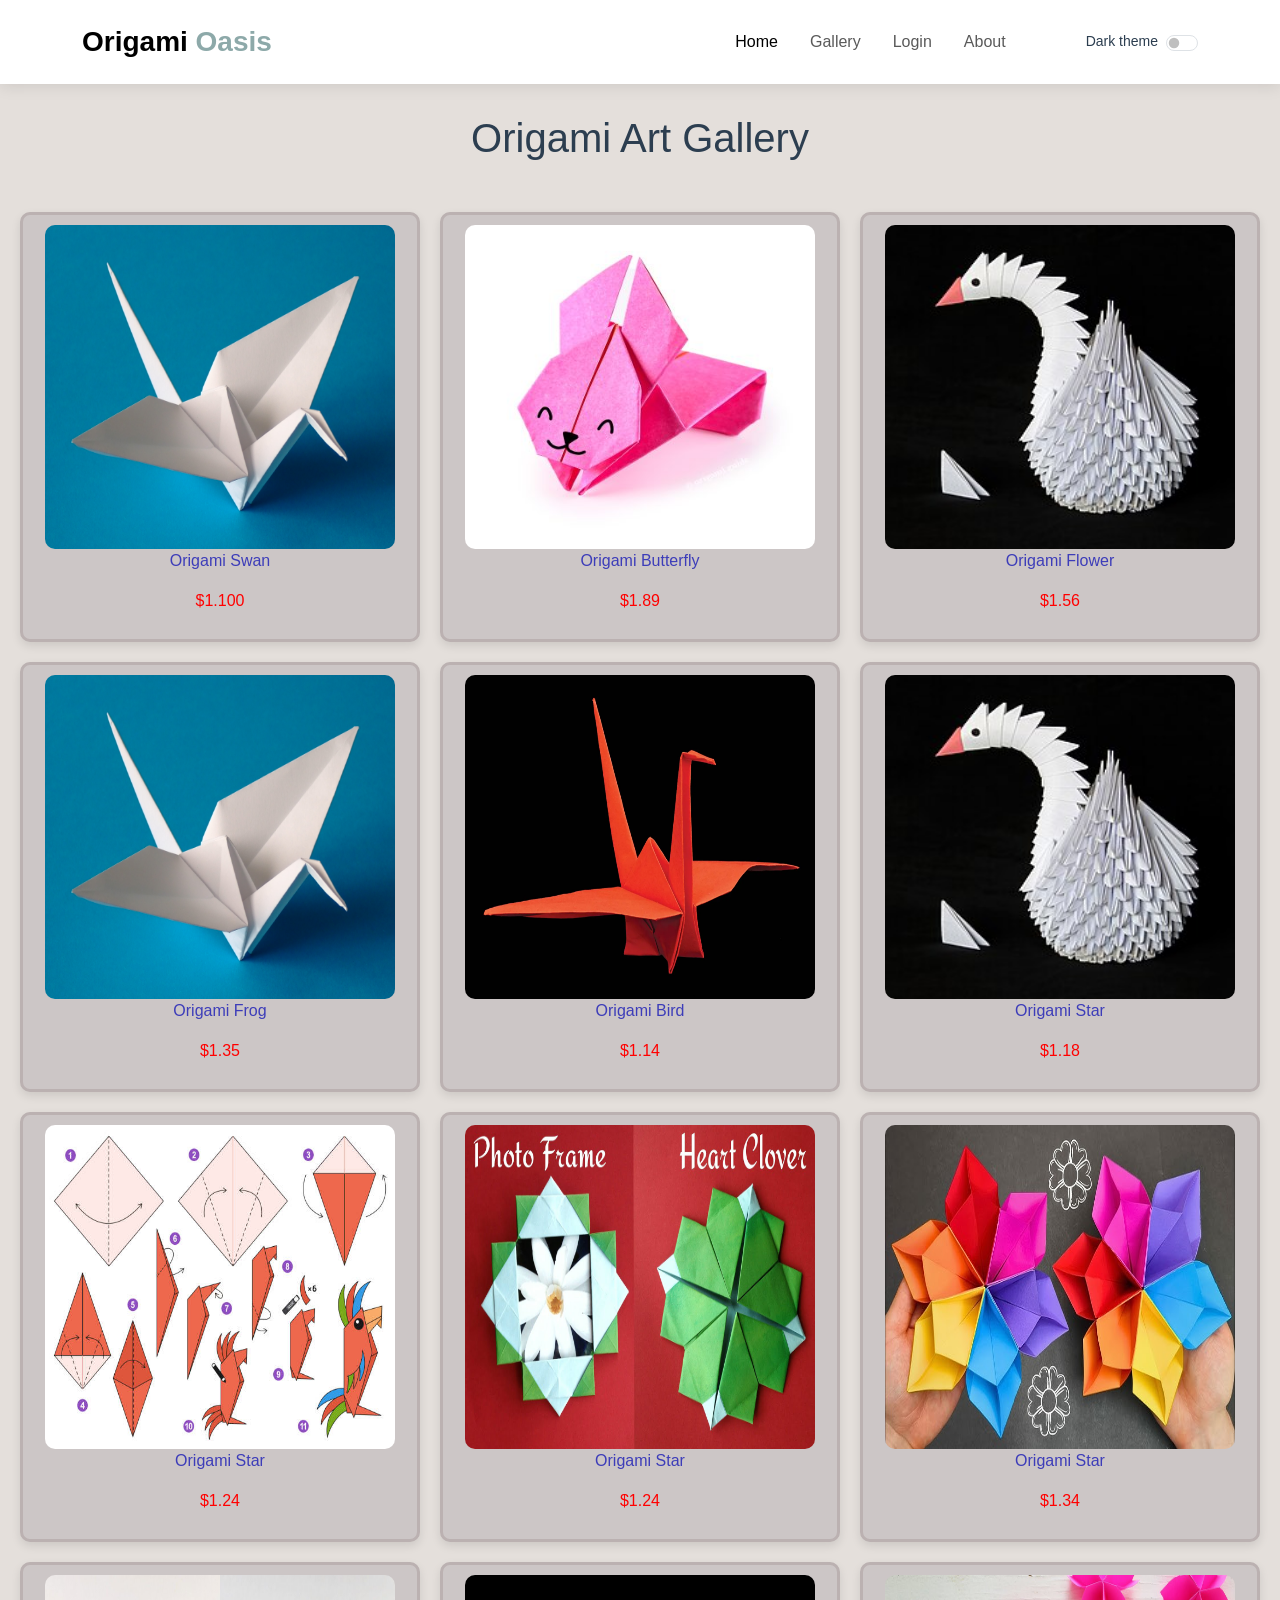
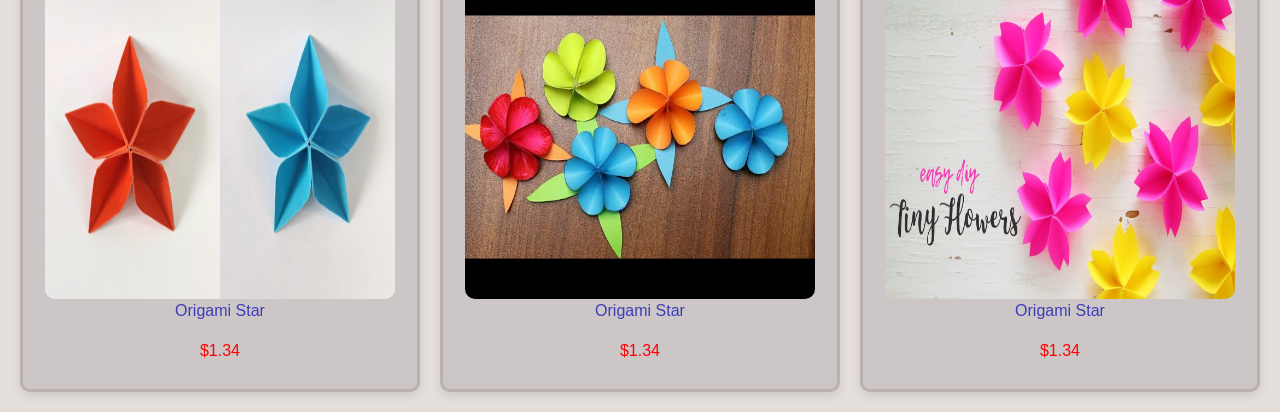
<file: galllery.html>
<!DOCTYPE html>
<html>
<head>
<title>Origami Gallery</title>
    <link href="https://cdn.jsdelivr.net/npm/bootstrap@5.3.2/dist/css/bootstrap.min.css" rel="stylesheet">
    <link rel="stylesheet" href="https://cdnjs.cloudflare.com/ajax/libs/font-awesome/6.0.0/css/all.min.css">
<link rel="stylesheet" href="style.css">
<style>
body{
font-family: Arial;
background:rgb(228, 223, 219);
text-align:center;
}

h1{
margin:30px;
}

.gallery{
display:grid;
grid-template-columns:repeat(3,1fr);
gap:20px;
padding:20px;
}

.gallery img{
width:100%;
border-radius:10px;
transition:0.3s;
}

.gallery img:hover{
transform:scale(1.08);
}

.item{
background:white;
padding:10px;
border-radius:10px;
box-shadow:0 4px 10px rgba(0,0,0,0.1);
border: solid rgb(187, 177, 177);
background-color: rgb(204, 198, 198);
}
.item img{
    height: 324px;
    width: 350px;
}
.item p{
    color: rgb(61, 61, 185);

}
</style>
</head>

<body>
 
    
    <nav class="navbar navbar-expand-lg navbar-custom py-3">
        <div class="container">
            <a class="navbar-brand fw-bold fs-3" href="origami.html">
                Origami <span style="color: var(--accent-teal);">Oasis</span>
            </a>
            
            <button class="navbar-toggler" type="button" data-bs-toggle="collapse" data-bs-target="#navbarNav">
                <span class="navbar-toggler-icon"></span>
            </button>

            <div class="collapse navbar-collapse" id="navbarNav">
                <ul class="navbar-nav ms-auto align-items-center">
                    <li class="nav-item"><a class="nav-link px-3 active" href="origami.html">Home</a></li>
                    <li class="nav-item"><a class="nav-link px-3" href="galllery.html">Gallery</a></li>
                    <li class="nav-item"><a class="nav-link px-3" href="login.html">Login</a></li>
                    <li class="nav-item"><a class="nav-link px-3" href="about.html">About</a></li>
                    
                    <li class="nav-item ms-lg-4">
                        <div class="form-check form-switch d-flex align-items-center">
                            <label class="form-check-label me-5 small" for="darkModeSwitch">Dark theme</label>
                            <input class="form-check-input custom-toggler" type="checkbox" id="darkModeSwitch">
                        </div>
                    </li>
                </ul>
            </div>
        </div>
    </nav>

<h1>Origami Art Gallery</h1>

<div class="gallery">

<div class="item">
<img src="12.jpg" alt="">
<p>Origami Swan</p>
<P style="color: red;">$1.100</P>
</div>

<div class="item">
<img src="16.jpg" alt="">
<p>Origami Butterfly</p>
<P style="color: red;">$1.89</P>
</div>

<div class="item">
<img src="19.jpg" alt="">
<p>Origami Flower</p>
<P style="color: red;">$1.56</P>
</div>

<div class="item">
<img src="12.jpg" alt="">
<p>Origami Frog</p>
<P style="color: red;">$1.35</P>
</div>

<div class="item">
<img src="13.webp" alt="">
<p>Origami Bird</p>
<P style="color: red;">$1.14</P>
</div>

<div class="item">
<img src="19.jpg" alt="">
<p>Origami Star</p>
<P style="color: red;">$1.18</P>
</div>
<div class="item">
<img src="30.jpg" alt="">
<p>Origami Star</p>
<P style="color: red;">$1.24</P>
</div>
<div class="item">
<img src="31.jpg" alt="">
<p>Origami Star</p>
<P style="color: red;">$1.24</P>
</div>
<div class="item">
<img src="32.jpg" alt="">
<p>Origami Star</p>
<P style="color: red;">$1.34</P>
</div>
<div class="item">
<img src="33.jpg" alt="">
<p>Origami Star</p>
<P style="color: red;">$1.34</P>
</div>
<div class="item">
<img src="34.jpg" alt="">
<p>Origami Star</p>
<P style="color: red;">$1.34</P>
</div>
<div class="item">
<img src="35.jpg" alt="">
<p>Origami Star</p>
<P style="color: red;">$1.34</P>
</div>

</div>

</body>
</html>
</file>
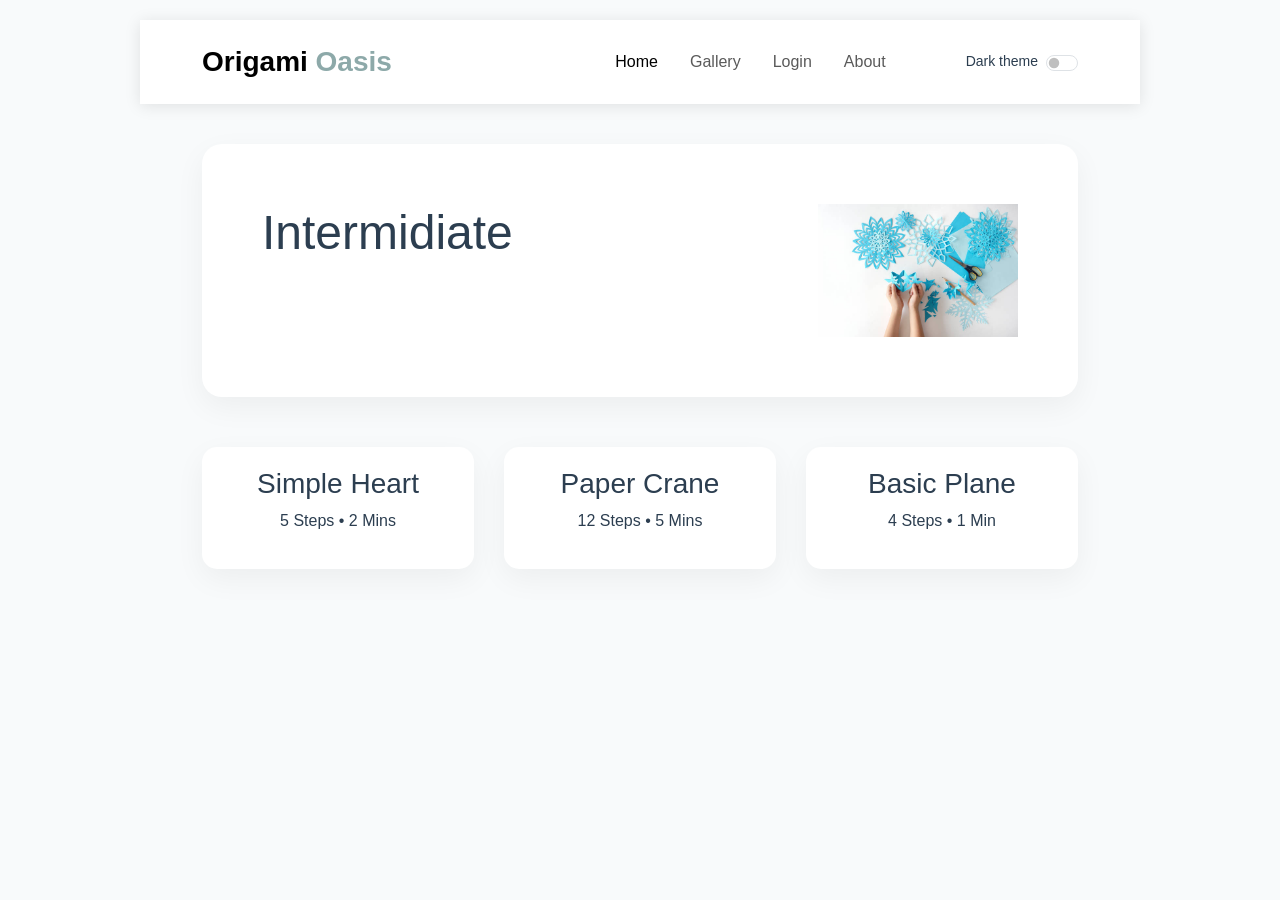
<file: inter.html>
<!DOCTYPE html>
<html>

<head>
<title>docs</title>

    <link href="https://cdn.jsdelivr.net/npm/bootstrap@5.3.2/dist/css/bootstrap.min.css" rel="stylesheet">
    <link rel="stylesheet" href="https://cdnjs.cloudflare.com/ajax/libs/font-awesome/6.0.0/css/all.min.css">
   
<style>
:root {
    --bg-color: #f8fafc;
    --text-dark: #2d3436;
    --accent-teal: #87a7a7;
    --card-bg: #ffffff;
    --shadow: 0 10px 30px rgba(0,0,0,0.05);
}

body{
    font-family:'Segoe UI',Tahoma,Geneva,Verdana,sans-serif;
    background-color:var(--bg-color);
    margin:0;
    padding:20px;
}

nav{
    display:flex;
    justify-content:space-between;
    align-items:center;
    max-width:1000px;
    margin:0 auto 40px;
}

.logo{
    font-weight:bold;
    font-size:1.5rem;
}

.logo span{
    color:var(--accent-teal);
}

.nav-links a{
    margin-left:20px;
    text-decoration:none;
    color:#636e72;
}

.container{
    max-width:900px;
    margin:auto;
}

.hero-card{
    background:white;
    border-radius:20px;
    padding:60px;
    box-shadow:var(--shadow);
    display:flex;
    justify-content:space-between;
    margin-bottom:50px;
}

.hero-text h1{
    font-size:3rem;
    margin:0;
}

.hero-text p{
    color:var(--accent-teal);
    font-size:2.5rem;
    margin:0;
}

.grid{
    display:grid;
    grid-template-columns:repeat(auto-fit,minmax(250px,1fr));
    gap:30px;
}

.project-card{
    background:white;
    padding:20px;
    border-radius:15px;
    text-align:center;
    box-shadow:var(--shadow);
    cursor:pointer;
}

.project-card:hover{
    transform:translateY(-5px);
}

/* Image popup */

.popup{
    display:none;
    position:fixed;
    top:0;
    left:0;
    width:100%;
    height:100%;
    background:rgba(0,0,0,0.7);
   gap: 22px;
    align-items:center;
}

.popup img{
    width:462px;
    height: 200px;
    border-radius:10px;
}
#box1{
            margin-top: 30px;
        }
</style>
     <link rel="stylesheet" href="style.css">
</head>

<body>
 
    <nav class="navbar navbar-expand-lg navbar-custom py-3">
        <div class="container">
            <a class="navbar-brand fw-bold fs-3" href="origami.html">
                Origami <span style="color: var(--accent-teal);">Oasis</span>
            </a>
            
            <button class="navbar-toggler" type="button" data-bs-toggle="collapse" data-bs-target="#navbarNav">
                <span class="navbar-toggler-icon"></span>
            </button>

            <div class="collapse navbar-collapse" id="navbarNav">
                <ul class="navbar-nav ms-auto align-items-center">
                    <li class="nav-item"><a class="nav-link px-3 active" href="origami.html">Home</a></li>
                    <li class="nav-item"><a class="nav-link px-3" href="galllery.html">Gallery</a></li>
                    <li class="nav-item"><a class="nav-link px-3" href="login.html">Login</a></li>
                    <li class="nav-item"><a class="nav-link px-3" href="about.html">About</a></li>
                    
                    <li class="nav-item ms-lg-4">
                        <div class="form-check form-switch d-flex align-items-center">
                            <label class="form-check-label me-5 small" for="darkModeSwitch">Dark theme</label>
                            <input class="form-check-input custom-toggler" type="checkbox" id="darkModeSwitch">
                        </div>
                    </li>
                </ul>
            </div>
        </div>
    </nav>

<div class="container">

<div class="hero-card">
<div class="hero-text">
<h1>Intermidiate</h1>
</div>
<img src="k.jpg" width="200">
</div>

<div class="grid">

<div class="project-card" onclick="showImage('e.avif')">
<h3>Simple Heart</h3>
<p>5 Steps • 2 Mins</p>
</div>

<div class="project-card" onclick="showImage('f.avif')">
<h3>Paper Crane</h3>
<p>12 Steps • 5 Mins</p>
</div>

<div class="project-card" onclick="showImage('j.jpg')">
<h3>Basic Plane</h3>
<p>4 Steps • 1 Min</p>
</div>

</div>
</div>

<!-- Popup Image -->

<div class="popup" id="popup" onclick="closeImage()">
 <span>
            <div><img id="popup-img"></div>

            <div id="box1"><img src="k.jpg" alt=""></div>
        </span>
        <span>
            <div><img src="c.avif" alt=""></div>
            <div id="box1"><img src="f.webp" alt=""></div>
        </span>
        <span>
            <div><img src="d.avif" alt=""></div>
            <div id="box1"><img src="i.jpg" alt=""></div>
        </span>
</div>

<script>

function showImage(img){
document.getElementById("popup").style.display="flex";
document.getElementById("popup-img").src=img;
}

function closeImage(){
document.getElementById("popup").style.display="none";
}
const toggleSwitch = document.querySelector('#darkModeSwitch');
const body = document.body;

if (localStorage.getItem('theme') === 'dark') {
    body.classList.add('dark-theme');
    if(toggleSwitch) toggleSwitch.checked = true;
}

if(toggleSwitch) {
    toggleSwitch.addEventListener('change', () => {
        if (toggleSwitch.checked) {
            body.classList.add('dark-theme');
            localStorage.setItem('theme', 'dark');
        } else {
            body.classList.remove('dark-theme');
            localStorage.setItem('theme', 'light');
        }
    });
}
    
</script>

</body>
</html>
</file>
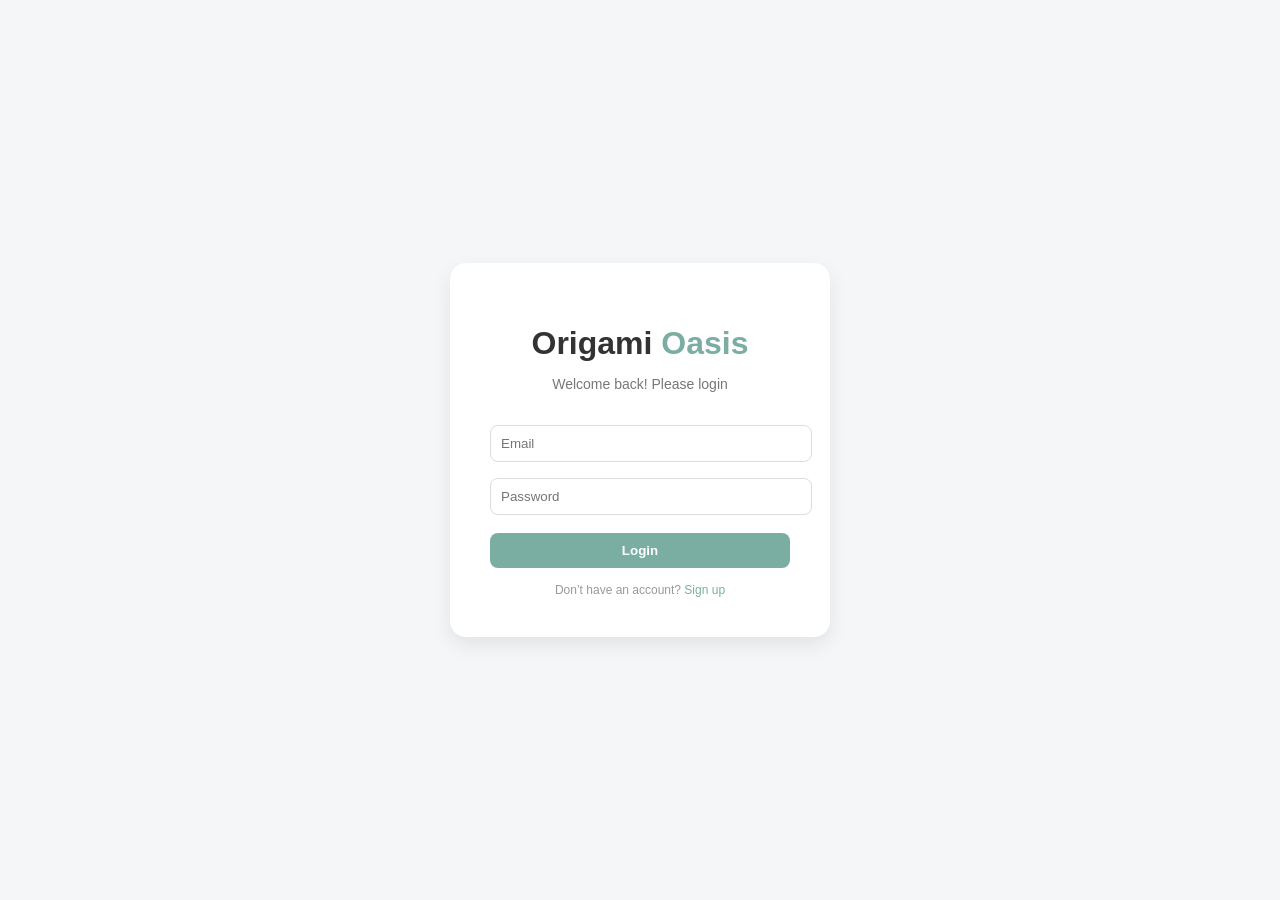
<file: Login.html>
<!DOCTYPE html>
<html lang="en">
<head>
  <meta charset="UTF-8">
  <title>Login - Origami Oasis</title>
  <style>
    body {
      margin: 0;
      font-family: "Segoe UI", sans-serif;
      background: #f4f6f7;
      display: flex;
      justify-content: center;
      align-items: center;
      height: 100vh;
    }

    .login-container {
      background: #ffffff;
      padding: 40px;
      border-radius: 16px;
      box-shadow: 0 8px 20px rgba(0,0,0,0.08);
      width: 300px;
      text-align: center;
    }

    h1 {
      margin-bottom: 10px;
      color: #333;
    }

    h1 span {
      color: #7aaea3;
    }

    p {
      font-size: 14px;
      color: #777;
      margin-bottom: 25px;
    }

    input {
      width: 100%;
      padding: 10px;
      margin: 8px 0;
      border-radius: 8px;
      border: 1px solid #ddd;
      outline: none;
      transition: 0.2s;
    }

    input:focus {
      border-color: #7aaea3;
    }

    button {
      width: 100%;
      padding: 10px;
      background: #7aaea3;
      border: none;
      border-radius: 8px;
      color: white;
      font-weight: bold;
      cursor: pointer;
      margin-top: 10px;
      transition: 0.2s;
    }

    button:hover {
      background: #65968c;
    }

    .footer {
      margin-top: 15px;
      font-size: 12px;
      color: #999;
    }

    .footer a {
      color: #7aaea3;
      text-decoration: none;
    }
  </style>
</head>
<body>
  <div class="login-container">
    <h1>Origami <span>Oasis</span></h1>
    <p>Welcome back! Please login</p>

    <input type="email" placeholder="Email">
    <input type="password" placeholder="Password">

    <button>Login</button>

    <div class="footer">
      Don’t have an account? <a href="#">Sign up</a>
    </div>
  </div>

</body>
</html>
</file>
<file: style.css>
:root {
    --bg-light: #f8fafb;
    --text-dark: #2c3e50;
    --accent-teal: #8da9a9;
    --nav-bg: #ffffff;
    --footer-bg: #ffffff;
    --glass-bg: rgba(255, 255, 255, 0.8);
    --glass-border: rgba(255, 255, 255, 0.3);
    --transition: all 0.4s ease-in-out;
}


body.dark-theme {
    --bg-light: #0f172a; 
    --text-dark: #f8fafc;
    --nav-bg: #1e293b;
    --footer-bg: #020617;
    --glass-bg: rgba(30, 41, 59, 0.7);
    --glass-border: rgba(255, 255, 255, 0.1);
}

body {
    background-color: var(--bg-light);
    color: var(--text-dark);
    transition: var(--transition);
    font-family: 'Segoe UI', Roboto, sans-serif;
}


.navbar-custom {
    background-color: var(--nav-bg) !important;
    box-shadow: 0 2px 15px rgba(0,0,0,0.1);
}

.footer-custom {
    background-color: var(--footer-bg);
    color: var(--text-dark);
    border-top: 1px solid var(--glass-border);
}

.glass-effect {
    background: var(--glass-bg) !important;
    backdrop-filter: blur(12px);
    -webkit-backdrop-filter: blur(12px);
    border: 1px solid var(--glass-border);
    border-radius: 15px;
    box-shadow: 0 8px 32px 0 rgba(0, 0, 0, 0.1);
}


.home-hero-card { border-radius: 20px; padding: 40px; }
.home-hexagon {
    width: 120px; height: 140px;
    clip-path: polygon(50% 0%, 100% 25%, 100% 75%, 50% 100%, 0% 75%, 0% 25%);
    transition: var(--transition);
}
.home-hexagon-link:hover .home-hexagon {
    background-color: var(--accent-teal);
    transform: translateY(-8px);
}


.about-section-title { font-weight: 700; text-decoration: underline; }
.about-hexagon-card {
    height: 300px;
    padding: 60px 20px;
    clip-path: polygon(25% 0%, 75% 0%, 100% 50%, 75% 100%, 25% 100%, 0% 50%);
    transition: var(--transition);
}
.about-team-container:hover { transform: translateY(-15px); }


.adv-hero-text h1 { font-size: 3rem; }
.adv-project-card {
    padding: 20px;
    border-radius: 15px;
    transition: var(--transition);
}
.adv-project-card:hover { transform: translateY(-5px); }


body.dark-theme .text-muted, 
body.dark-theme .text-secondary {
    color: #94a3b8 !important;
}

body.dark-theme a { color: #38bdf8; }
</file>
